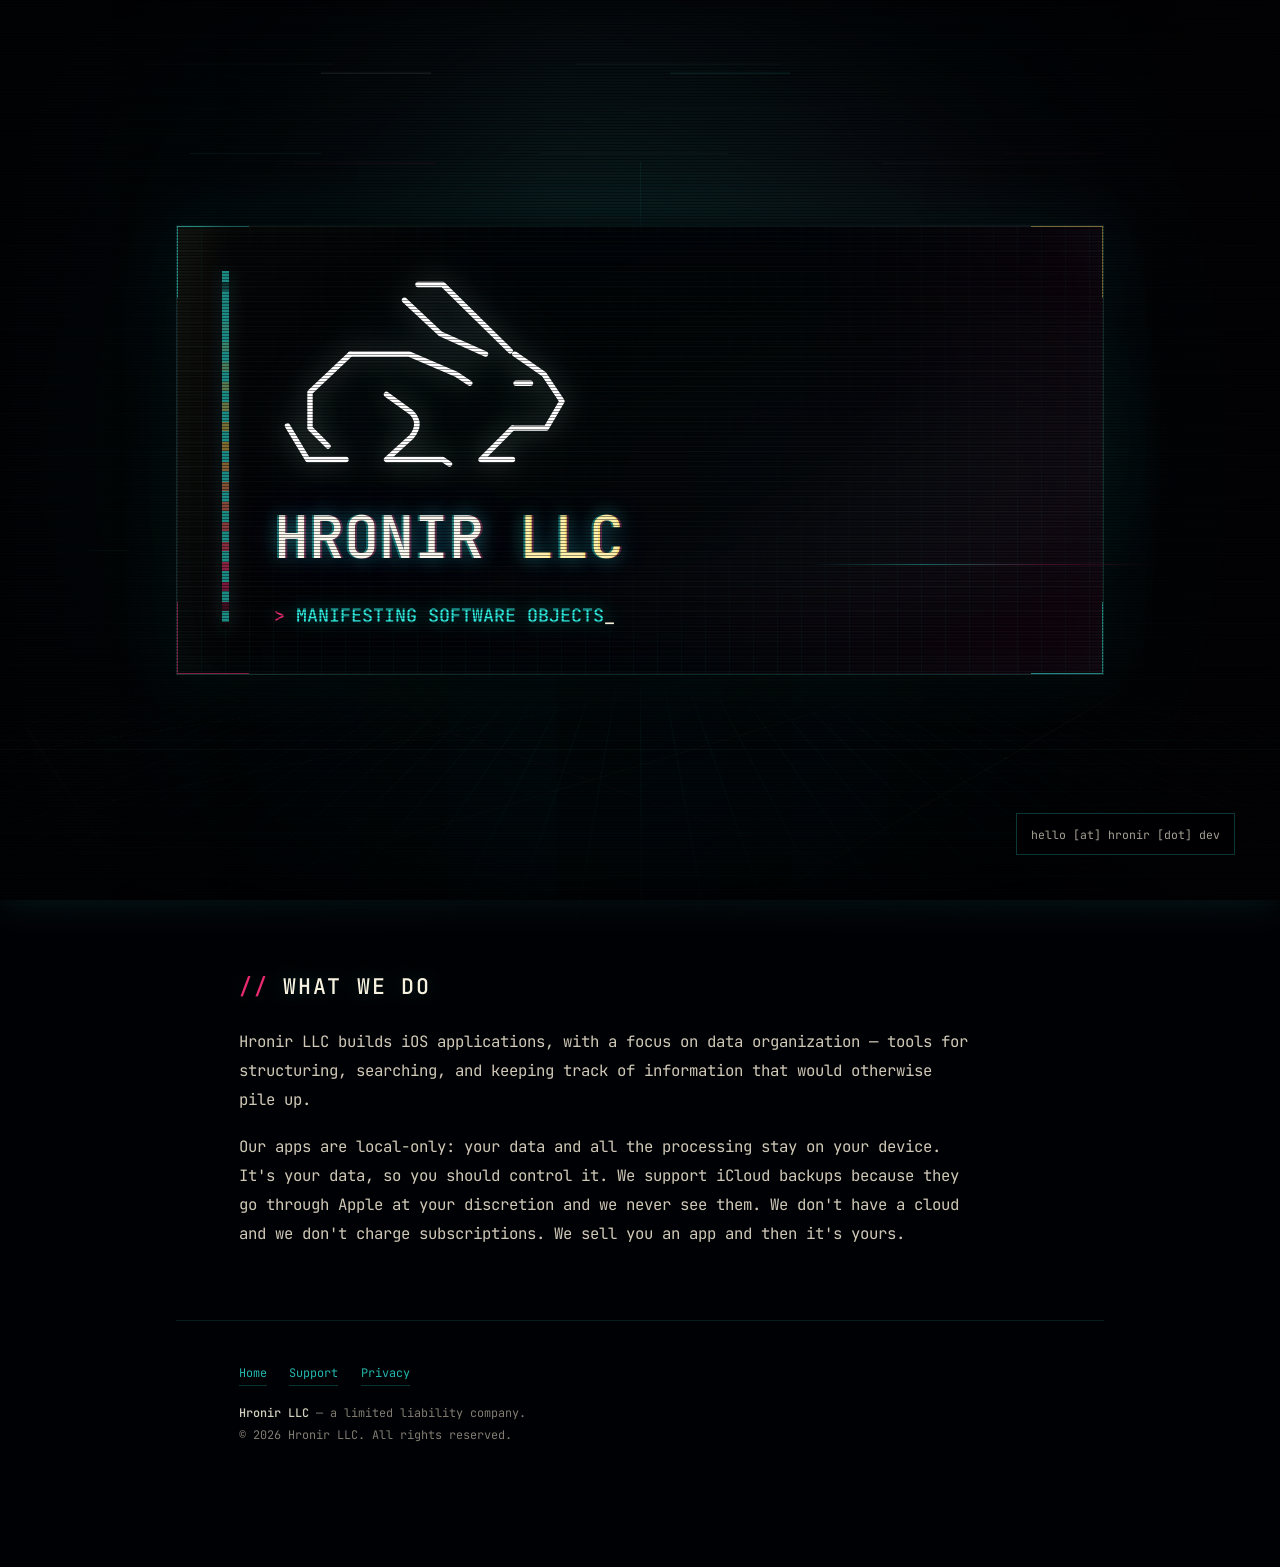
<file: index.html>
<!doctype html>
<html lang="en">
  <head>
    <meta charset="utf-8">
    <meta name="viewport" content="width=device-width, initial-scale=1">
    <title>Hronir LLC</title>
    <meta
      name="description"
      content="Hronir LLC is an independent software studio building iOS applications, with a focus on data organization."
    >
    <meta property="og:title" content="Hronir LLC">
    <meta
      property="og:description"
      content="manifesting software objects"
    >
    <meta property="og:type" content="website">
    <meta property="og:url" content="https://hronir.dev/">
    <meta property="og:image" content="assets/hronir-rabbit.svg">
    <link rel="preconnect" href="https://fonts.googleapis.com">
    <link rel="preconnect" href="https://fonts.gstatic.com" crossorigin>
    <link href="https://fonts.googleapis.com/css2?family=JetBrains+Mono:wght@400;500;700&display=swap" rel="stylesheet">
    <link rel="icon" href="assets/hronir-rabbit.svg" type="image/svg+xml">
    <link rel="stylesheet" href="styles.css">
  </head>
  <body>
    <div class="backdrop" aria-hidden="true"></div>
    <div class="glow" aria-hidden="true"></div>
    <div class="grid" aria-hidden="true"></div>

    <main class="sigil" aria-labelledby="hero-title">
      <div class="hero">
        <section class="terminal">
          <div class="terminal__body">
            <div class="rail" aria-hidden="true"></div>
            <div class="block">
              <div class="mark" aria-hidden="true">
                <img class="mark__image mark__image--echo-one" src="assets/hronir-rabbit.svg" alt="">
                <img class="mark__image mark__image--echo-two" src="assets/hronir-rabbit.svg" alt="">
                <img class="mark__image mark__image--base" src="assets/hronir-rabbit.svg" alt="">
              </div>
              <h1 id="hero-title" data-text="Hronir LLC">Hronir <em>LLC</em></h1>
              <p class="tagline">manifesting software objects</p>
            </div>
          </div>
        </section>
      </div>

      <section class="slab" aria-labelledby="what">
        <h2 id="what">What we do</h2>
        <p>
          Hronir LLC builds iOS applications, with a focus on data organization —
          tools for structuring, searching, and keeping track of information that
          would otherwise pile up.
        </p>
        <p>
          Our apps are local-only: your data and all the processing stay on your
          device. It's your data, so you should control it. We support iCloud
          backups because they go through Apple at your discretion and we never see
          them. We don't have a cloud and we don't charge subscriptions. We sell you
          an app and then it's yours.
        </p>
      </section>

      <footer class="colophon">
        <nav aria-label="Site">
          <a href="/">Home</a>
          <a href="/support.html">Support</a>
          <a href="/privacy.html">Privacy</a>
        </nav>
        <p>
          <strong>Hronir LLC</strong> &mdash; a limited liability company.<br>
          &copy; 2026 Hronir LLC. All rights reserved.
        </p>
      </footer>
    </main>

    <button class="email" id="contact" type="button" aria-label="Email Hronir LLC">
      <span>hello [at] hronir [dot] dev</span>
    </button>

    <script src="site.js"></script>
  </body>
</html>
</file>
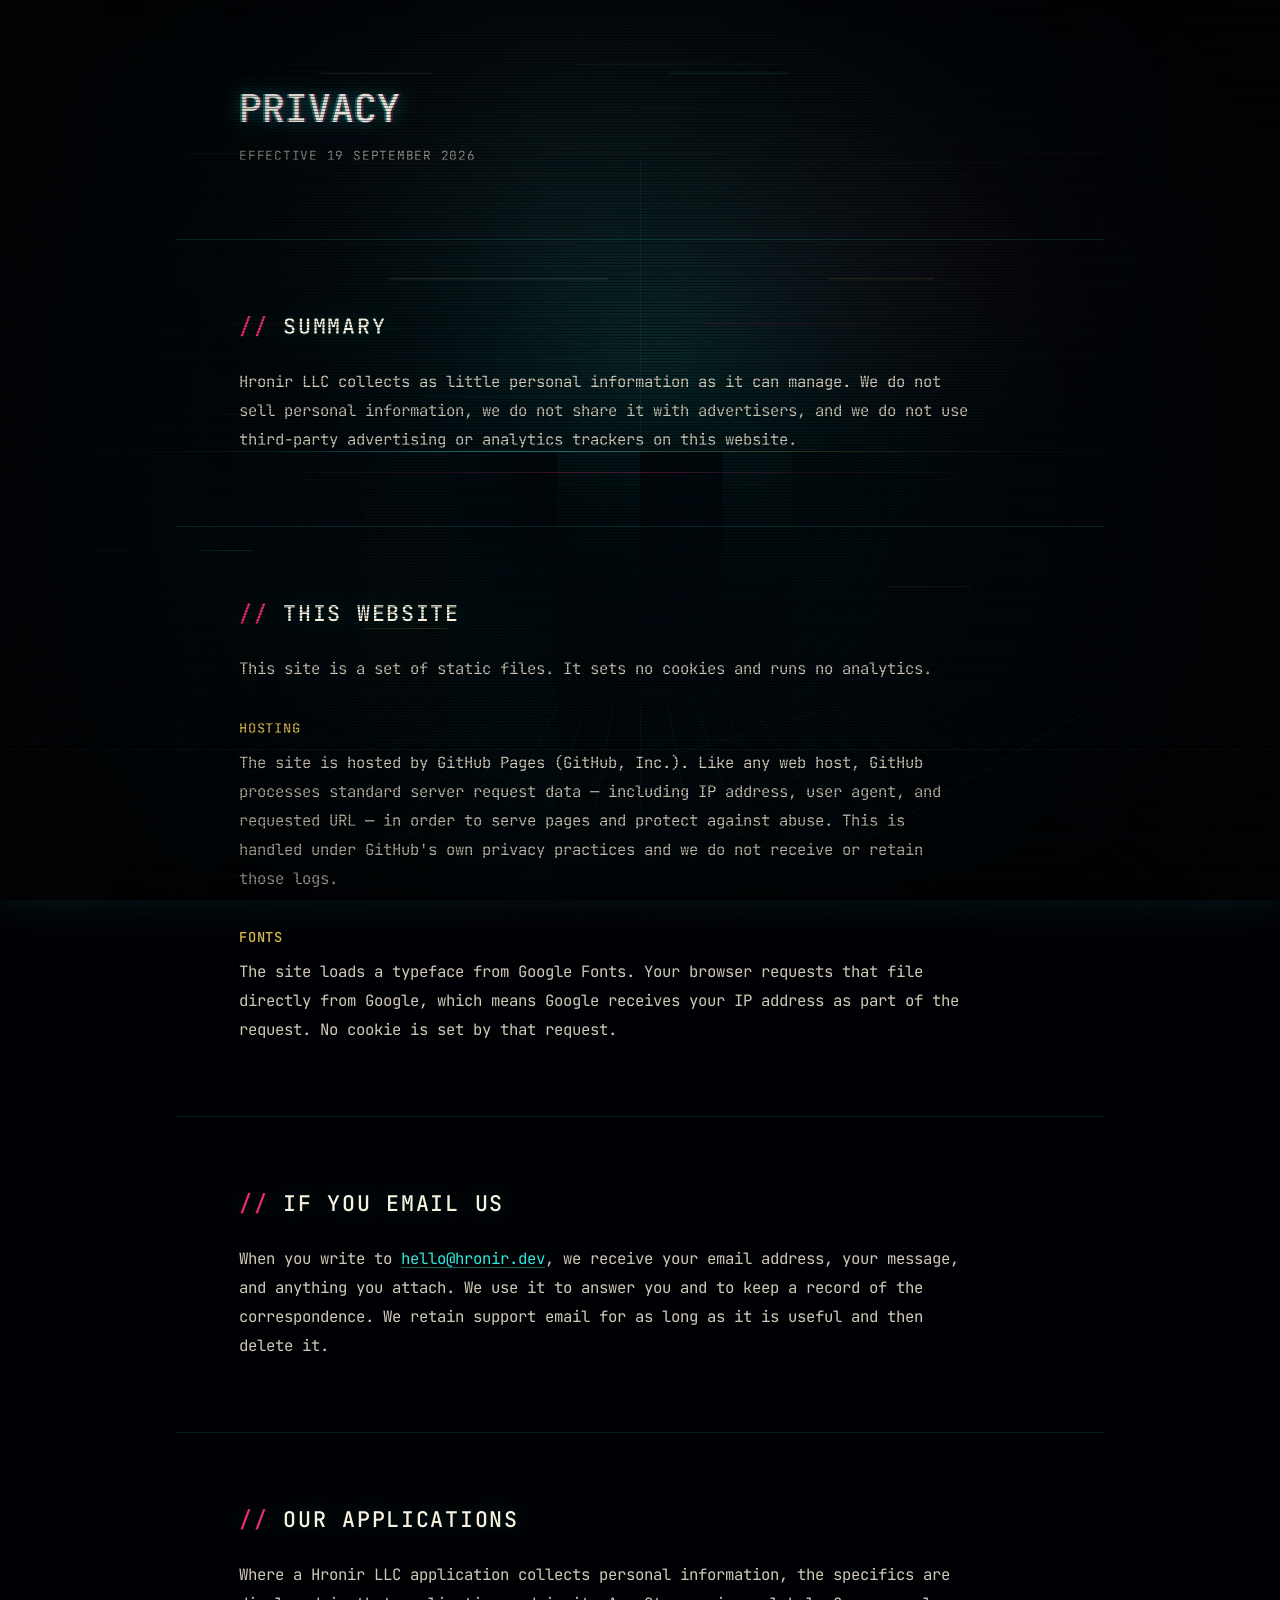
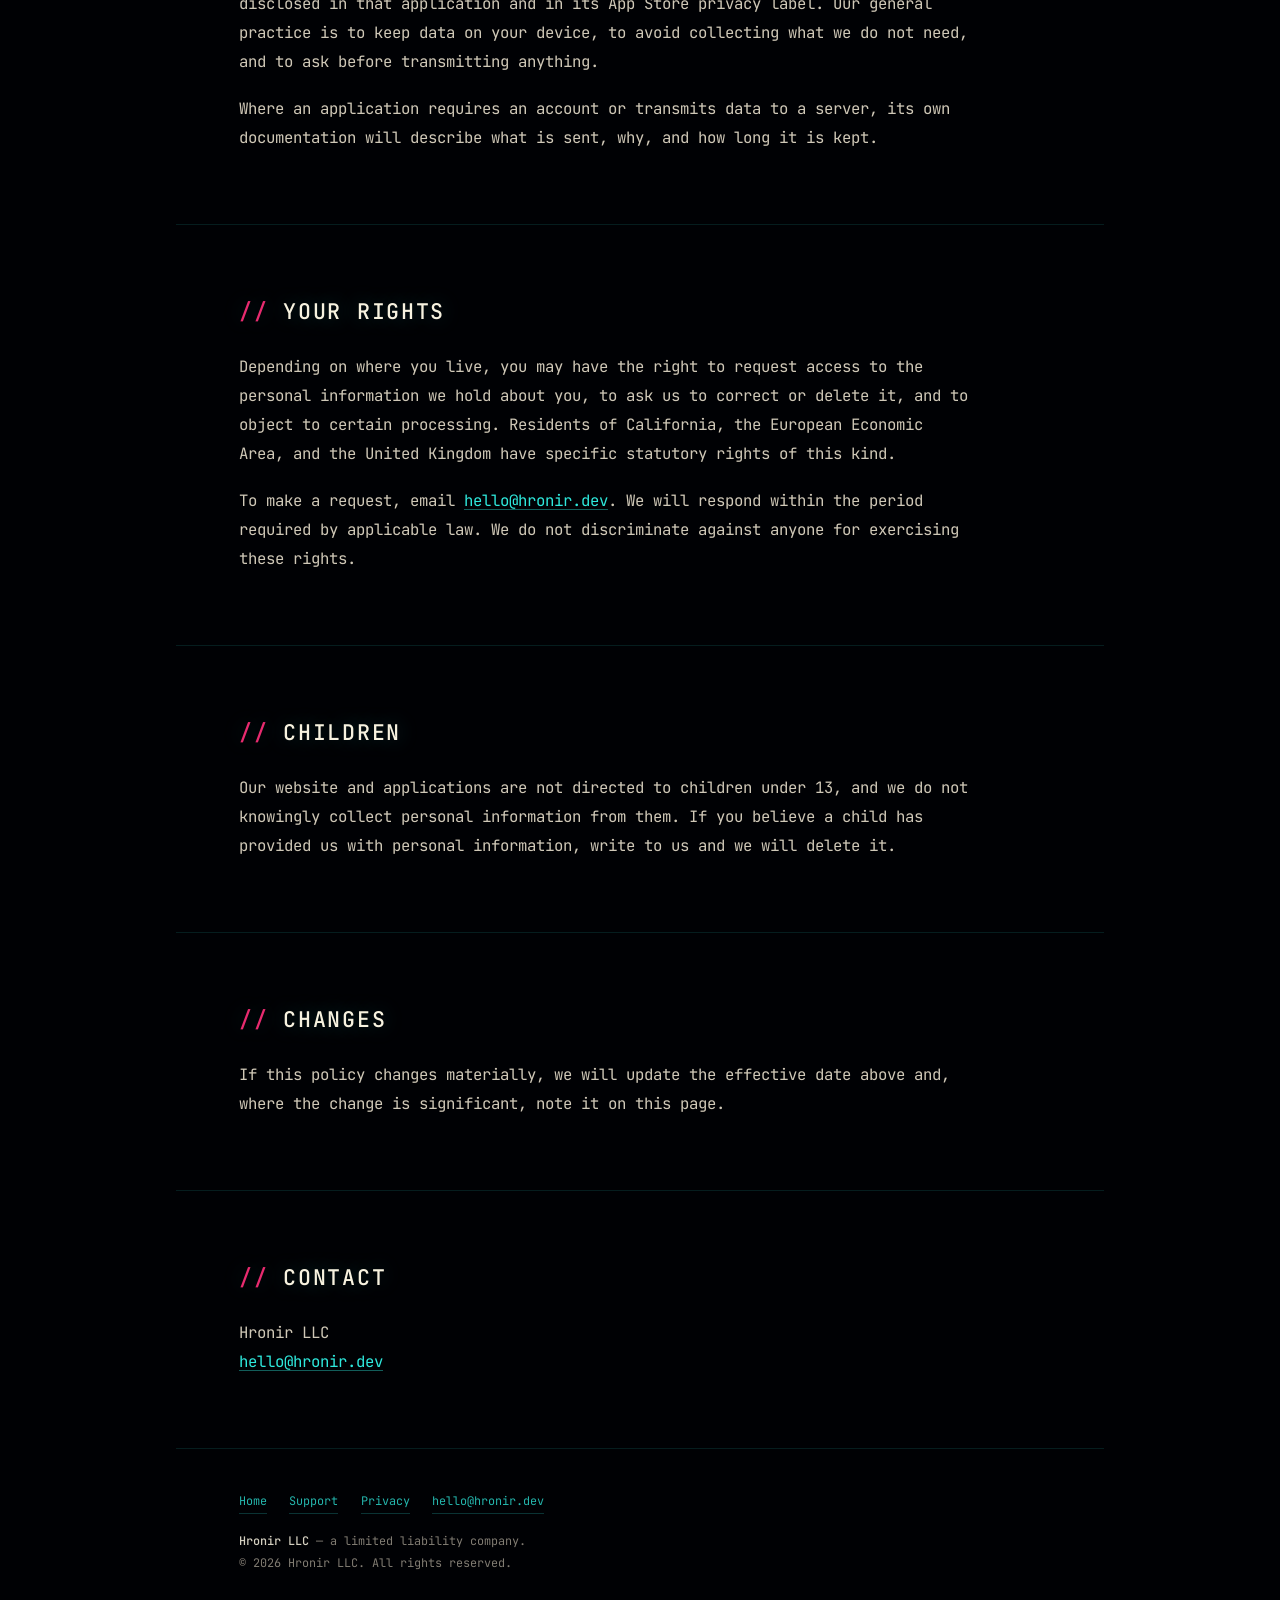
<file: privacy.html>
<!doctype html>
<html lang="en">
  <head>
    <meta charset="utf-8">
    <meta name="viewport" content="width=device-width, initial-scale=1">
    <title>Privacy — Hronir LLC</title>
    <meta name="description" content="Privacy policy for Hronir LLC, its website, and its applications.">
    <link rel="preconnect" href="https://fonts.googleapis.com">
    <link rel="preconnect" href="https://fonts.gstatic.com" crossorigin>
    <link href="https://fonts.googleapis.com/css2?family=JetBrains+Mono:wght@400;500;700&display=swap" rel="stylesheet">
    <link rel="icon" href="assets/hronir-rabbit.svg" type="image/svg+xml">
    <link rel="stylesheet" href="styles.css">
  </head>
  <body>
    <div class="backdrop" aria-hidden="true"></div>
    <div class="glow" aria-hidden="true"></div>
    <div class="grid" aria-hidden="true"></div>

    <main class="sigil">
      <section class="slab page">
        <h1 data-text="Privacy">Privacy</h1>
        <p class="lede">Effective 19 September 2026</p>
      </section>

      <section class="slab" aria-labelledby="summary">
        <h2 id="summary">Summary</h2>
        <p>
          Hronir LLC collects as little personal information as it can manage. We do
          not sell personal information, we do not share it with advertisers, and we
          do not use third-party advertising or analytics trackers on this website.
        </p>
      </section>

      <section class="slab" aria-labelledby="website">
        <h2 id="website">This website</h2>
        <p>
          This site is a set of static files. It sets no cookies and runs no
          analytics.
        </p>

        <h3>Hosting</h3>
        <p>
          The site is hosted by GitHub Pages (GitHub, Inc.). Like any web host,
          GitHub processes standard server request data — including IP address, user
          agent, and requested URL — in order to serve pages and protect against
          abuse. This is handled under GitHub's own privacy practices and we do not
          receive or retain those logs.
        </p>

        <h3>Fonts</h3>
        <p>
          The site loads a typeface from Google Fonts. Your browser requests that
          file directly from Google, which means Google receives your IP address as
          part of the request. No cookie is set by that request.
        </p>
      </section>

      <section class="slab" aria-labelledby="email">
        <h2 id="email">If you email us</h2>
        <p>
          When you write to <a href="mailto:hello@hronir.dev">hello@hronir.dev</a>, we
          receive your email address, your message, and anything you attach. We use it
          to answer you and to keep a record of the correspondence. We retain support
          email for as long as it is useful and then delete it.
        </p>
      </section>

      <section class="slab" aria-labelledby="apps">
        <h2 id="apps">Our applications</h2>
        <p>
          Where a Hronir LLC application collects personal information, the specifics
          are disclosed in that application and in its App Store privacy label. Our
          general practice is to keep data on your device, to avoid collecting what we
          do not need, and to ask before transmitting anything.
        </p>
        <p>
          Where an application requires an account or transmits data to a server, its
          own documentation will describe what is sent, why, and how long it is kept.
        </p>
      </section>

      <section class="slab" aria-labelledby="rights">
        <h2 id="rights">Your rights</h2>
        <p>
          Depending on where you live, you may have the right to request access to the
          personal information we hold about you, to ask us to correct or delete it,
          and to object to certain processing. Residents of California, the European
          Economic Area, and the United Kingdom have specific statutory rights of this
          kind.
        </p>
        <p>
          To make a request, email
          <a href="mailto:hello@hronir.dev">hello@hronir.dev</a>. We will respond
          within the period required by applicable law. We do not discriminate against
          anyone for exercising these rights.
        </p>
      </section>

      <section class="slab" aria-labelledby="children">
        <h2 id="children">Children</h2>
        <p>
          Our website and applications are not directed to children under 13, and we
          do not knowingly collect personal information from them. If you believe a
          child has provided us with personal information, write to us and we will
          delete it.
        </p>
      </section>

      <section class="slab" aria-labelledby="changes">
        <h2 id="changes">Changes</h2>
        <p>
          If this policy changes materially, we will update the effective date above
          and, where the change is significant, note it on this page.
        </p>
      </section>

      <section class="slab" aria-labelledby="contact-privacy">
        <h2 id="contact-privacy">Contact</h2>
        <p>
          Hronir LLC<br>
          <a href="mailto:hello@hronir.dev">hello@hronir.dev</a>
        </p>
      </section>

      <footer class="colophon">
        <nav aria-label="Site">
          <a href="/">Home</a>
          <a href="/support.html">Support</a>
          <a href="/privacy.html">Privacy</a>
          <a href="mailto:hello@hronir.dev">hello@hronir.dev</a>
        </nav>
        <p>
          <strong>Hronir LLC</strong> &mdash; a limited liability company.<br>
          &copy; 2026 Hronir LLC. All rights reserved.
        </p>
      </footer>
    </main>
  </body>
</html>
</file>
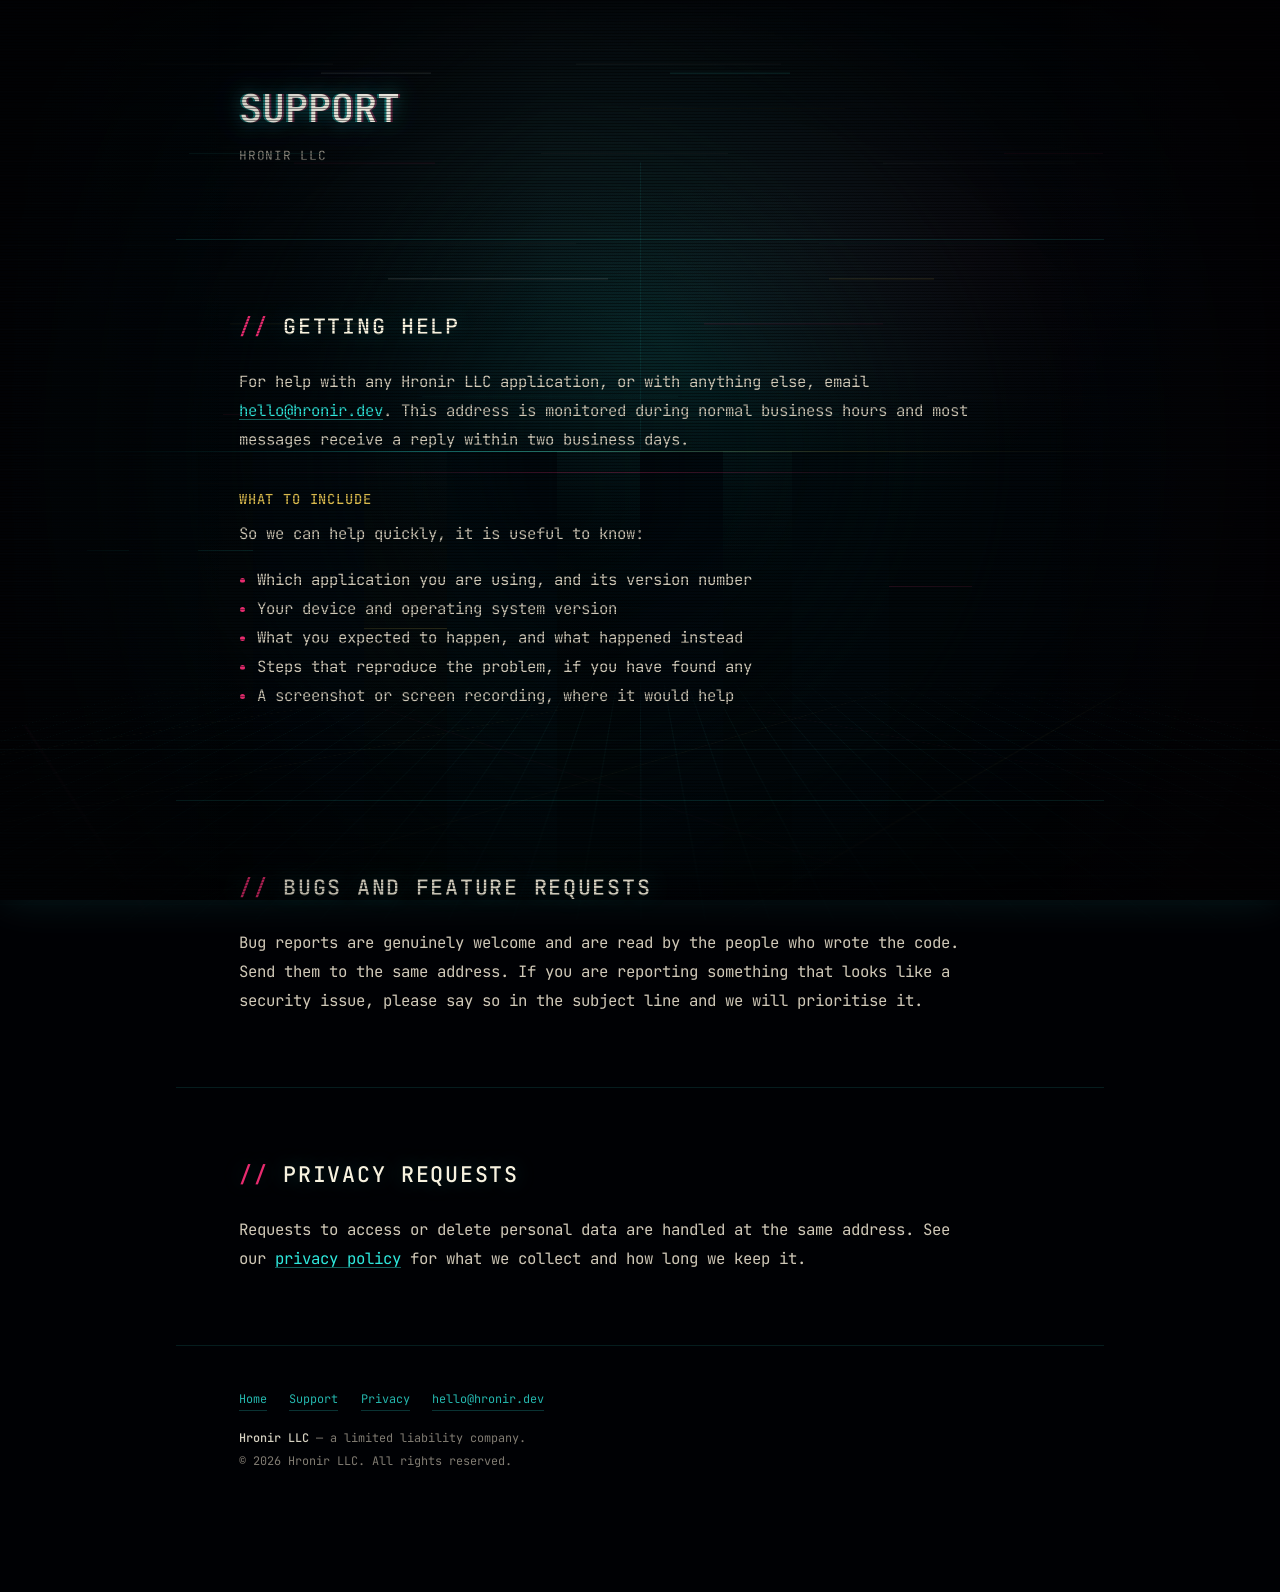
<file: support.html>
<!doctype html>
<html lang="en">
  <head>
    <meta charset="utf-8">
    <meta name="viewport" content="width=device-width, initial-scale=1">
    <title>Support — Hronir LLC</title>
    <meta name="description" content="Support and contact information for Hronir LLC and its applications.">
    <link rel="preconnect" href="https://fonts.googleapis.com">
    <link rel="preconnect" href="https://fonts.gstatic.com" crossorigin>
    <link href="https://fonts.googleapis.com/css2?family=JetBrains+Mono:wght@400;500;700&display=swap" rel="stylesheet">
    <link rel="icon" href="assets/hronir-rabbit.svg" type="image/svg+xml">
    <link rel="stylesheet" href="styles.css">
  </head>
  <body>
    <div class="backdrop" aria-hidden="true"></div>
    <div class="glow" aria-hidden="true"></div>
    <div class="grid" aria-hidden="true"></div>

    <main class="sigil">
      <section class="slab page">
        <h1 data-text="Support">Support</h1>
        <p class="lede">Hronir LLC</p>
      </section>

      <section class="slab" aria-labelledby="getting-help">
        <h2 id="getting-help">Getting help</h2>
        <p>
          For help with any Hronir LLC application, or with anything else, email
          <a href="mailto:hello@hronir.dev">hello@hronir.dev</a>. This address is
          monitored during normal business hours and most messages receive a reply
          within two business days.
        </p>

        <h3>What to include</h3>
        <p>
          So we can help quickly, it is useful to know:
        </p>
        <ul>
          <li>Which application you are using, and its version number</li>
          <li>Your device and operating system version</li>
          <li>What you expected to happen, and what happened instead</li>
          <li>Steps that reproduce the problem, if you have found any</li>
          <li>A screenshot or screen recording, where it would help</li>
        </ul>
      </section>

      <section class="slab" aria-labelledby="bugs">
        <h2 id="bugs">Bugs and feature requests</h2>
        <p>
          Bug reports are genuinely welcome and are read by the people who wrote the
          code. Send them to the same address. If you are reporting something that
          looks like a security issue, please say so in the subject line and we will
          prioritise it.
        </p>
      </section>

      <section class="slab" aria-labelledby="privacy-support">
        <h2 id="privacy-support">Privacy requests</h2>
        <p>
          Requests to access or delete personal data are handled at the same address.
          See our <a href="/privacy.html">privacy policy</a> for what we collect and
          how long we keep it.
        </p>
      </section>

      <footer class="colophon">
        <nav aria-label="Site">
          <a href="/">Home</a>
          <a href="/support.html">Support</a>
          <a href="/privacy.html">Privacy</a>
          <a href="mailto:hello@hronir.dev">hello@hronir.dev</a>
        </nav>
        <p>
          <strong>Hronir LLC</strong> &mdash; a limited liability company.<br>
          &copy; 2026 Hronir LLC. All rights reserved.
        </p>
      </footer>
    </main>
  </body>
</html>
</file>
<file: styles.css>
:root {
  color-scheme: dark;
  --void: #000104;
  --ink: #cfc8b7;
  --bone: #f7f2df;
  --cyan: #2ee9dd;
  --magenta: #e82b6f;
  --violet: #6d5cff;
  --gold: #d8b94d;
}

* {
  box-sizing: border-box;
}

html,
body {
  min-height: 100%;
}

body {
  margin: 0;
  color: var(--ink);
  background: var(--void);
  font-family: "JetBrains Mono", ui-monospace, Menlo, monospace;
}

button {
  color: inherit;
  font: inherit;
}

.sigil {
  position: relative;
  display: block;
  min-height: 100vh;
  overflow: hidden;
  padding: 0;
  isolation: isolate;
}

.hero {
  display: grid;
  min-height: 100vh;
  place-items: center;
  padding: clamp(28px, 7vmin, 76px);
}

.backdrop,
.glow,
.grid,
.sigil::before,
.sigil::after {
  position: fixed;
  inset: 0;
  pointer-events: none;
}

.backdrop {
  z-index: -6;
  overflow: hidden;
  background:
    linear-gradient(180deg, rgba(190, 199, 194, 0.08), rgba(0, 1, 4, 0) 37%),
    radial-gradient(ellipse at 52% 37%, rgba(46, 233, 221, 0.16), transparent 30vmax),
    radial-gradient(ellipse at 76% 28%, rgba(232, 43, 111, 0.12), transparent 25vmax),
    radial-gradient(ellipse at 24% 73%, rgba(216, 185, 77, 0.08), transparent 24vmax),
    linear-gradient(180deg, #03050b 0%, #05060b 20%, #010207 46%, #000104 100%),
    #000104;
}

.backdrop::before,
.backdrop::after {
  content: "";
  position: absolute;
  pointer-events: none;
}

.backdrop::before {
  inset: 0;
  background:
    linear-gradient(90deg, transparent 0 11%, rgba(190, 199, 194, 0.18) 11% 26%, transparent 26% 45%, rgba(190, 199, 194, 0.12) 45% 61%, transparent 61%) 0 7% / 100% 2px no-repeat,
    linear-gradient(90deg, transparent 0 4%, rgba(46, 233, 221, 0.2) 4% 18%, transparent 18% 50%, rgba(216, 185, 77, 0.16) 50% 66%, transparent 66%) 0 12% / 100% 1px no-repeat,
    linear-gradient(90deg, transparent 0 23%, rgba(232, 43, 111, 0.18) 23% 34%, transparent 34% 69%, rgba(190, 199, 194, 0.13) 69% 84%, transparent 84%) 0 18% / 100% 2px no-repeat,
    linear-gradient(90deg, transparent 0 7%, rgba(190, 199, 194, 0.11) 7% 45%, transparent 45% 64%, rgba(46, 233, 221, 0.15) 64% 81%, transparent 81%) 0 27% / 100% 1px no-repeat,
    linear-gradient(90deg, transparent 0 18%, rgba(216, 185, 77, 0.15) 18% 29%, transparent 29% 55%, rgba(232, 43, 111, 0.14) 55% 69%, transparent 69%) 0 36% / 100% 2px no-repeat,
    linear-gradient(90deg, transparent 0 33%, rgba(46, 233, 221, 0.12) 33% 53%, transparent 53% 74%, rgba(190, 199, 194, 0.1) 74% 91%, transparent 91%) 0 44% / 100% 1px no-repeat,
    repeating-linear-gradient(180deg, transparent 0 18px, rgba(190, 199, 194, 0.028) 18px 19px, transparent 19px 31px);
  opacity: 0.94;
}

.backdrop::after {
  inset: auto -4% 0;
  height: 58%;
  background:
    linear-gradient(90deg, transparent, rgba(46, 233, 221, 0.58), rgba(216, 185, 77, 0.3), transparent) 50% 14% / 92% 1px no-repeat,
    linear-gradient(90deg, transparent, rgba(232, 43, 111, 0.32), transparent) 50% 18% / 68% 1px no-repeat,
    linear-gradient(90deg, transparent 0 5%, rgba(0, 5, 10, 0.94) 5% 10%, transparent 10% 13%, rgba(0, 8, 12, 0.96) 13% 18%, transparent 18% 22%, rgba(1, 3, 11, 0.95) 22% 30%, transparent 30% 36%, rgba(0, 7, 12, 0.96) 36% 44%, transparent 44% 50%, rgba(1, 4, 10, 0.94) 50% 56%, transparent 56% 61%, rgba(0, 6, 11, 0.96) 61% 68%, transparent 68% 74%, rgba(1, 3, 9, 0.96) 74% 81%, transparent 81% 86%, rgba(0, 8, 12, 0.94) 86% 92%, transparent 92%) bottom / 100% 86% no-repeat,
    linear-gradient(90deg, rgba(46, 233, 221, 0.42), rgba(46, 233, 221, 0.42)) 11% 33% / 16% 1px no-repeat,
    linear-gradient(90deg, rgba(232, 43, 111, 0.38), rgba(232, 43, 111, 0.38)) 71% 40% / 13% 1px no-repeat,
    linear-gradient(90deg, rgba(216, 185, 77, 0.32), rgba(216, 185, 77, 0.32)) 28% 48% / 19% 1px no-repeat,
    linear-gradient(180deg, transparent 0, rgba(0, 1, 4, 0.36) 28%, rgba(0, 1, 4, 0.9) 100%);
  opacity: 0.92;
}

.glow {
  z-index: -5;
  background:
    linear-gradient(90deg, transparent 0 18%, rgba(190, 199, 194, 0.1) 18% 29%, transparent 29% 53%, rgba(46, 233, 221, 0.09) 53% 65%, transparent 65%) 50% 8% / 78% 2px no-repeat,
    linear-gradient(90deg, transparent 0 9%, rgba(46, 233, 221, 0.13) 9% 21%, transparent 21% 41%, rgba(190, 199, 194, 0.08) 41% 58%, transparent 58% 83%, rgba(232, 43, 111, 0.1) 83% 92%, transparent 92%) 50% 17% / 86% 1px no-repeat,
    linear-gradient(90deg, transparent 0 26%, rgba(190, 199, 194, 0.12) 26% 47%, transparent 47% 68%, rgba(216, 185, 77, 0.1) 68% 78%, transparent 78%) 50% 31% / 82% 2px no-repeat,
    linear-gradient(90deg, transparent 0 6%, rgba(232, 43, 111, 0.11) 6% 18%, transparent 18% 49%, rgba(46, 233, 221, 0.1) 49% 71%, transparent 71%) 50% 46% / 74% 1px no-repeat,
    linear-gradient(180deg, transparent 0 18%, rgba(46, 233, 221, 0.08) 18% 50%, transparent 50%) 50% 0 / 1px 100% no-repeat,
    linear-gradient(90deg, rgba(0, 1, 4, 0.86), transparent 43%, rgba(0, 1, 4, 0.86)),
    radial-gradient(ellipse at center, transparent 14%, rgba(0, 1, 4, 0.58) 58%, rgba(0, 1, 4, 0.98) 100%);
  filter: drop-shadow(0 0 22px rgba(46, 233, 221, 0.12));
}

.grid {
  z-index: -4;
  background:
    linear-gradient(rgba(46, 233, 221, 0.12) 1px, transparent 1px),
    linear-gradient(90deg, rgba(46, 233, 221, 0.07) 1px, transparent 1px),
    linear-gradient(135deg, transparent 0 49.75%, rgba(216, 185, 77, 0.09) 50%, transparent 50.25%),
    linear-gradient(45deg, transparent 0 49.78%, rgba(232, 43, 111, 0.07) 50%, transparent 50.22%);
  background-size: 32px 32px, 32px 32px, 300px 300px, 420px 420px;
  mask-image: linear-gradient(180deg, transparent 0 18%, black 48%, transparent 92%);
  opacity: 0.72;
  transform: perspective(640px) rotateX(61deg) translateY(22vh) scale(1.9);
  transform-origin: center bottom;
}

.sigil::before {
  content: "";
  z-index: 4;
  opacity: 0.22;
  background:
    repeating-linear-gradient(180deg, transparent 0 7px, rgba(247, 242, 223, 0.03) 7px 8px, transparent 8px 14px),
    linear-gradient(90deg, rgba(46, 233, 221, 0.04), transparent 18%, transparent 82%, rgba(232, 43, 111, 0.04));
  mix-blend-mode: screen;
}

.sigil::after {
  content: "";
  z-index: 5;
  background:
    repeating-linear-gradient(180deg, rgba(0, 0, 0, 0.42) 0 1px, transparent 1px 3px),
    radial-gradient(ellipse at center, transparent 0 54%, rgba(0, 0, 0, 0.48) 100%);
  mix-blend-mode: multiply;
}

.terminal {
  position: relative;
  z-index: 2;
  width: min(58rem, 100%);
  border: 1px solid rgba(46, 233, 221, 0.18);
  background:
    linear-gradient(90deg, rgba(46, 233, 221, 0.075), transparent 1px) 0 0 / 24px 24px,
    linear-gradient(180deg, rgba(46, 233, 221, 0.05), transparent 1px) 0 0 / 24px 24px,
    linear-gradient(118deg, rgba(216, 185, 77, 0.08), transparent 30%),
    linear-gradient(286deg, rgba(232, 43, 111, 0.08), transparent 44%),
    rgba(0, 1, 4, 0.84);
  box-shadow:
    inset 0 0 0 1px rgba(247, 242, 223, 0.035),
    inset 0 0 60px rgba(46, 233, 221, 0.04),
    0 32px 120px rgba(0, 0, 0, 0.72),
    0 0 68px rgba(46, 233, 221, 0.11);
  backdrop-filter: blur(12px) saturate(0.92);
}

.terminal::before,
.terminal::after {
  content: "";
  position: absolute;
  inset: 0;
  pointer-events: none;
}

.terminal::before {
  z-index: 3;
  background:
    linear-gradient(var(--cyan), var(--cyan)) left top / 72px 1px no-repeat,
    linear-gradient(var(--cyan), var(--cyan)) left top / 1px 72px no-repeat,
    linear-gradient(var(--gold), var(--gold)) right top / 72px 1px no-repeat,
    linear-gradient(var(--gold), var(--gold)) right top / 1px 72px no-repeat,
    linear-gradient(var(--magenta), var(--magenta)) left bottom / 72px 1px no-repeat,
    linear-gradient(var(--magenta), var(--magenta)) left bottom / 1px 72px no-repeat,
    linear-gradient(var(--cyan), var(--cyan)) right bottom / 72px 1px no-repeat,
    linear-gradient(var(--cyan), var(--cyan)) right bottom / 1px 72px no-repeat;
  opacity: 0.56;
  filter: drop-shadow(0 0 13px rgba(46, 233, 221, 0.23));
}

.terminal::after {
  z-index: 5;
  background:
    repeating-linear-gradient(180deg, rgba(247, 242, 223, 0.045) 0 1px, transparent 1px 5px),
    radial-gradient(ellipse at center, transparent 0 58%, rgba(0, 0, 0, 0.26) 100%);
  opacity: 0.46;
  mix-blend-mode: screen;
}

.terminal__body {
  position: relative;
  z-index: 4;
  display: grid;
  grid-template-columns: auto minmax(0, 1fr);
  column-gap: clamp(1.1rem, 4vw, 2.8rem);
  padding: clamp(1.8rem, 5vmin, 3.8rem);
}

.rail {
  width: 7px;
  align-self: stretch;
  background:
    repeating-linear-gradient(180deg, var(--cyan) 0 11px, transparent 11px 20px),
    linear-gradient(180deg, transparent, var(--cyan) 10%, var(--gold) 47%, var(--magenta) 86%, transparent);
  opacity: 0.58;
  box-shadow:
    0 0 18px rgba(46, 233, 221, 0.36),
    0 0 28px rgba(232, 43, 111, 0.2);
}

.block {
  position: relative;
  padding: 0;
}

.block::before,
.block::after {
  content: "";
  position: absolute;
  pointer-events: none;
}

.block::before {
  inset: -13% -12% -15% -8%;
  z-index: -1;
  background:
    linear-gradient(90deg, rgba(46, 233, 221, 0.16), transparent 1px) 0 0 / 18px 18px,
    linear-gradient(180deg, rgba(46, 233, 221, 0.1), transparent 1px) 0 0 / 18px 18px,
    radial-gradient(ellipse at 30% 28%, rgba(0, 1, 4, 0.96), rgba(0, 1, 4, 0.78) 42%, transparent 70%),
    radial-gradient(ellipse at 56% 50%, rgba(46, 233, 221, 0.12), transparent 66%),
    radial-gradient(ellipse at 44% 42%, rgba(232, 43, 111, 0.1), transparent 68%);
  opacity: 0.84;
  filter: blur(10px);
}

.block::after {
  inset: auto -13% 18% auto;
  width: min(44vw, 22rem);
  height: 1px;
  background: linear-gradient(90deg, transparent, rgba(46, 233, 221, 0.72), rgba(232, 43, 111, 0.48), transparent);
}

.mark {
  position: relative;
  width: clamp(13rem, 34vmin, 20rem);
  aspect-ratio: 68 / 47;
  margin-bottom: clamp(1rem, 3vmin, 1.7rem);
}

.mark__image {
  position: absolute;
  inset: 0;
  width: 100%;
  height: 100%;
  object-fit: contain;
  transform-origin: 52% 52%;
}

.mark__image--base {
  filter:
    drop-shadow(0 0 13px rgba(247, 242, 223, 0.34))
    drop-shadow(0 0 30px rgba(46, 233, 221, 0.24));
  animation: rabbit-base 8.5s ease-in-out infinite;
}

.mark__image--echo-one,
.mark__image--echo-two {
  opacity: 0;
  mix-blend-mode: screen;
}

.mark__image--echo-one {
  filter:
    sepia(1)
    saturate(3.5)
    hue-rotate(116deg)
    blur(1.2px)
    drop-shadow(0 0 24px rgba(46, 233, 221, 0.36));
  animation: rabbit-echo-one 8.5s ease-in-out infinite;
}

.mark__image--echo-two {
  filter:
    sepia(1)
    saturate(4)
    hue-rotate(285deg)
    blur(2px)
    drop-shadow(0 0 26px rgba(232, 43, 111, 0.32));
  animation: rabbit-echo-two 8.5s ease-in-out infinite;
}

h1 {
  position: relative;
  width: fit-content;
  max-width: 100%;
  margin: 0;
  color: var(--bone);
  font-family: "JetBrains Mono", ui-monospace, Menlo, monospace;
  font-size: clamp(2rem, 6.5vmin, 4.2rem);
  font-weight: 500;
  line-height: 0.98;
  letter-spacing: 0;
  text-transform: uppercase;
  text-shadow:
    0 0 18px rgba(46, 233, 221, 0.3),
    0 0 46px rgba(109, 92, 255, 0.16);
}

h1 em {
  color: #ffe45c;
  font-style: normal;
}

h1::before,
h1::after {
  content: attr(data-text);
  position: absolute;
  left: 0;
  top: 0;
  width: 100%;
  pointer-events: none;
}

h1::before {
  color: var(--cyan);
  opacity: 0.45;
  transform: translateX(-2px);
  animation: fracture 5.8s infinite steps(1);
  mix-blend-mode: screen;
}

h1::after {
  color: var(--magenta);
  opacity: 0.4;
  transform: translateX(2px);
  animation: fracture 5.8s 120ms infinite steps(1) reverse;
  mix-blend-mode: screen;
}

.tagline {
  position: relative;
  width: fit-content;
  max-width: 100%;
  margin: clamp(1.4rem, 4vmin, 2.2rem) 0 0;
  color: var(--cyan);
  font-family: "JetBrains Mono", ui-monospace, Menlo, monospace;
  font-size: clamp(0.92rem, 2.5vmin, 1.15rem);
  font-weight: 500;
  line-height: 1.5;
  letter-spacing: 0;
  text-transform: uppercase;
  text-shadow: 0 0 18px rgba(46, 233, 221, 0.6);
}

.tagline::before {
  content: "> ";
  color: var(--magenta);
}

.tagline::after {
  content: "_";
  color: var(--bone);
  animation: blink 1.1s step-end infinite;
}

.email {
  position: fixed;
  z-index: 6;
  right: clamp(18px, 5vmin, 56px);
  bottom: clamp(18px, 5vmin, 48px);
  display: inline-flex;
  min-height: 42px;
  max-width: min(calc(100vw - 36px), 25rem);
  align-items: center;
  justify-content: center;
  border: 1px solid rgba(46, 233, 221, 0.24);
  background: rgba(0, 1, 4, 0.7);
  padding: 0 14px;
  color: rgba(222, 216, 200, 0.74);
  cursor: pointer;
  font-family: "JetBrains Mono", ui-monospace, Menlo, monospace;
  font-size: 0.72rem;
  letter-spacing: 0;
  backdrop-filter: blur(14px);
  transition:
    border-color 160ms ease,
    color 160ms ease,
    transform 160ms ease;
}

.email:hover {
  border-color: rgba(232, 43, 111, 0.6);
  color: var(--cyan);
  transform: translateY(-1px);
}

.email:focus-visible {
  outline: 2px solid var(--cyan);
  outline-offset: 3px;
}

@keyframes fracture {
  0%,
  90%,
  100% {
    clip-path: inset(0 0 100% 0);
  }

  92% {
    clip-path: inset(14% 0 68% 0);
  }

  95% {
    clip-path: inset(58% 0 21% 0);
  }

  97% {
    clip-path: inset(34% 0 49% 0);
  }
}

@keyframes blink {
  50% {
    opacity: 0;
  }
}

@keyframes rabbit-base {
  0%,
  55%,
  100% {
    opacity: 1;
    transform: translate3d(0, 0, 0) scale(1);
    filter:
      blur(0)
      drop-shadow(0 0 16px rgba(247, 242, 223, 0.38))
      drop-shadow(0 0 26px rgba(46, 233, 221, 0.22));
  }

  68% {
    opacity: 0.74;
    transform: translate3d(1px, -1px, 0) scale(1.016);
    filter:
      blur(1.1px)
      drop-shadow(0 0 20px rgba(216, 185, 77, 0.34))
      drop-shadow(0 0 34px rgba(46, 233, 221, 0.24));
  }

  80% {
    opacity: 0.92;
    transform: translate3d(-1px, 1px, 0) scale(0.996);
    filter:
      blur(0.35px)
      drop-shadow(0 0 18px rgba(232, 43, 111, 0.26))
      drop-shadow(0 0 30px rgba(46, 233, 221, 0.2));
  }
}

@keyframes rabbit-echo-one {
  0%,
  48%,
  100% {
    opacity: 0;
    transform: translate3d(0, 0, 0) scale(1);
  }

  64% {
    opacity: 0.48;
    transform: translate3d(-8px, 5px, 0) scale(1.045) skewX(-1.5deg);
  }

  78% {
    opacity: 0.12;
    transform: translate3d(-15px, 9px, 0) scale(1.08) skewX(-3deg);
  }
}

@keyframes rabbit-echo-two {
  0%,
  58%,
  100% {
    opacity: 0;
    transform: translate3d(0, 0, 0) scale(1);
  }

  72% {
    opacity: 0.36;
    transform: translate3d(11px, -7px, 0) scale(1.09) skewY(2deg);
  }

  86% {
    opacity: 0.08;
    transform: translate3d(18px, -11px, 0) scale(1.14) skewY(4deg);
  }
}

@media (prefers-reduced-motion: no-preference) {
  .backdrop {
    animation: drift 20s ease-in-out infinite alternate;
  }
}

@keyframes drift {
  from {
    transform: scale(1.04) translate3d(-0.3%, -0.2%, 0);
  }

  to {
    transform: scale(1.07) translate3d(0.35%, 0.25%, 0);
  }
}

@media (prefers-reduced-motion: reduce) {
  *,
  *::before,
  *::after {
    animation: none !important;
  }
}

@media (max-width: 640px) {
  .sigil {
    padding: 0;
  }

  .terminal__body {
    grid-template-columns: auto minmax(0, 1fr);
    column-gap: 1.1rem;
    padding: 1.35rem 1rem 1.5rem;
  }

  .block {
    padding: 0;
  }

  .mark {
    width: clamp(12rem, 68vw, 16rem);
  }

  h1 {
    font-size: clamp(1.75rem, 12vw, 3.1rem);
  }

  .tagline {
    font-size: clamp(0.82rem, 4.6vw, 1rem);
  }

  .email {
    right: 18px;
    bottom: 18px;
    width: calc(100vw - 36px);
  }
}

/* ── content sections ─────────────────────────────────────────────── */

.slab {
  position: relative;
  z-index: 2;
  width: min(58rem, 100%);
  margin: 0 auto;
  padding: clamp(2.6rem, 8vmin, 5.5rem) clamp(28px, 7vmin, 76px);
}

.slab + .slab {
  border-top: 1px solid rgba(46, 233, 221, 0.12);
}

.slab h2 {
  margin: 0 0 clamp(1.2rem, 3vmin, 1.8rem);
  color: var(--bone);
  font-size: clamp(1.05rem, 2.6vmin, 1.35rem);
  font-weight: 500;
  letter-spacing: 0.08em;
  text-transform: uppercase;
  text-shadow: 0 0 22px rgba(46, 233, 221, 0.28);
}

.slab h2::before {
  content: "// ";
  color: var(--magenta);
}

.slab p {
  max-width: 46rem;
  margin: 0 0 1.1rem;
  color: var(--ink);
  font-size: clamp(0.86rem, 2.1vmin, 0.98rem);
  line-height: 1.85;
}

.slab p:last-child {
  margin-bottom: 0;
}

.slab a {
  color: var(--cyan);
  text-decoration-color: rgba(46, 233, 221, 0.4);
  text-underline-offset: 3px;
}

.slab a:hover {
  color: var(--magenta);
  text-decoration-color: currentColor;
}

.capabilities {
  display: grid;
  grid-template-columns: repeat(auto-fit, minmax(15rem, 1fr));
  gap: 1px;
  margin: clamp(1.6rem, 4vmin, 2.4rem) 0 0;
  padding: 0;
  list-style: none;
  background: rgba(46, 233, 221, 0.12);
  border: 1px solid rgba(46, 233, 221, 0.12);
}

.capabilities li {
  background: rgba(0, 1, 4, 0.72);
  padding: clamp(1.1rem, 3vmin, 1.5rem);
}

.capabilities h3 {
  margin: 0 0 0.55rem;
  color: var(--cyan);
  font-size: 0.78rem;
  font-weight: 500;
  letter-spacing: 0.1em;
  text-transform: uppercase;
}

.capabilities p {
  margin: 0;
  font-size: 0.82rem;
  line-height: 1.7;
  color: rgba(207, 200, 183, 0.82);
}

.colophon {
  position: relative;
  z-index: 2;
  width: min(58rem, 100%);
  margin: 0 auto;
  border-top: 1px solid rgba(46, 233, 221, 0.12);
  padding: clamp(1.8rem, 5vmin, 2.6rem) clamp(28px, 7vmin, 76px) clamp(5.5rem, 12vmin, 7rem);
  color: rgba(207, 200, 183, 0.62);
  font-size: 0.74rem;
  line-height: 1.9;
}

.colophon strong {
  color: rgba(247, 242, 223, 0.86);
  font-weight: 500;
}

.colophon nav {
  display: flex;
  flex-wrap: wrap;
  gap: 0.4rem 1.4rem;
  margin-bottom: 1rem;
}

.colophon a {
  color: rgba(46, 233, 221, 0.78);
  text-decoration: none;
  border-bottom: 1px solid rgba(46, 233, 221, 0.22);
}

.colophon a:hover {
  color: var(--magenta);
  border-bottom-color: currentColor;
}

/* interior pages */

.page {
  padding-top: clamp(3.5rem, 10vmin, 7rem);
}

.page h1 {
  font-size: clamp(1.5rem, 5vmin, 2.4rem);
  margin-bottom: clamp(0.6rem, 2vmin, 1rem);
}

.page .lede {
  color: rgba(207, 200, 183, 0.7);
  font-size: 0.8rem;
  letter-spacing: 0.06em;
  text-transform: uppercase;
}

.slab h3 {
  margin: clamp(1.6rem, 4vmin, 2.2rem) 0 0.7rem;
  color: var(--gold);
  font-size: 0.86rem;
  font-weight: 500;
  letter-spacing: 0.06em;
  text-transform: uppercase;
}

.slab ul {
  max-width: 46rem;
  margin: 0 0 1.1rem;
  padding-left: 1.1rem;
  font-size: clamp(0.86rem, 2.1vmin, 0.98rem);
  line-height: 1.85;
}

.slab li::marker {
  color: var(--magenta);
}

@media (max-width: 640px) {
  .hero {
    align-items: center;
    justify-items: start;
    padding: 28px 24px 86px;
  }

  .slab,
  .colophon {
    padding-left: 24px;
    padding-right: 24px;
  }
}
</file>
